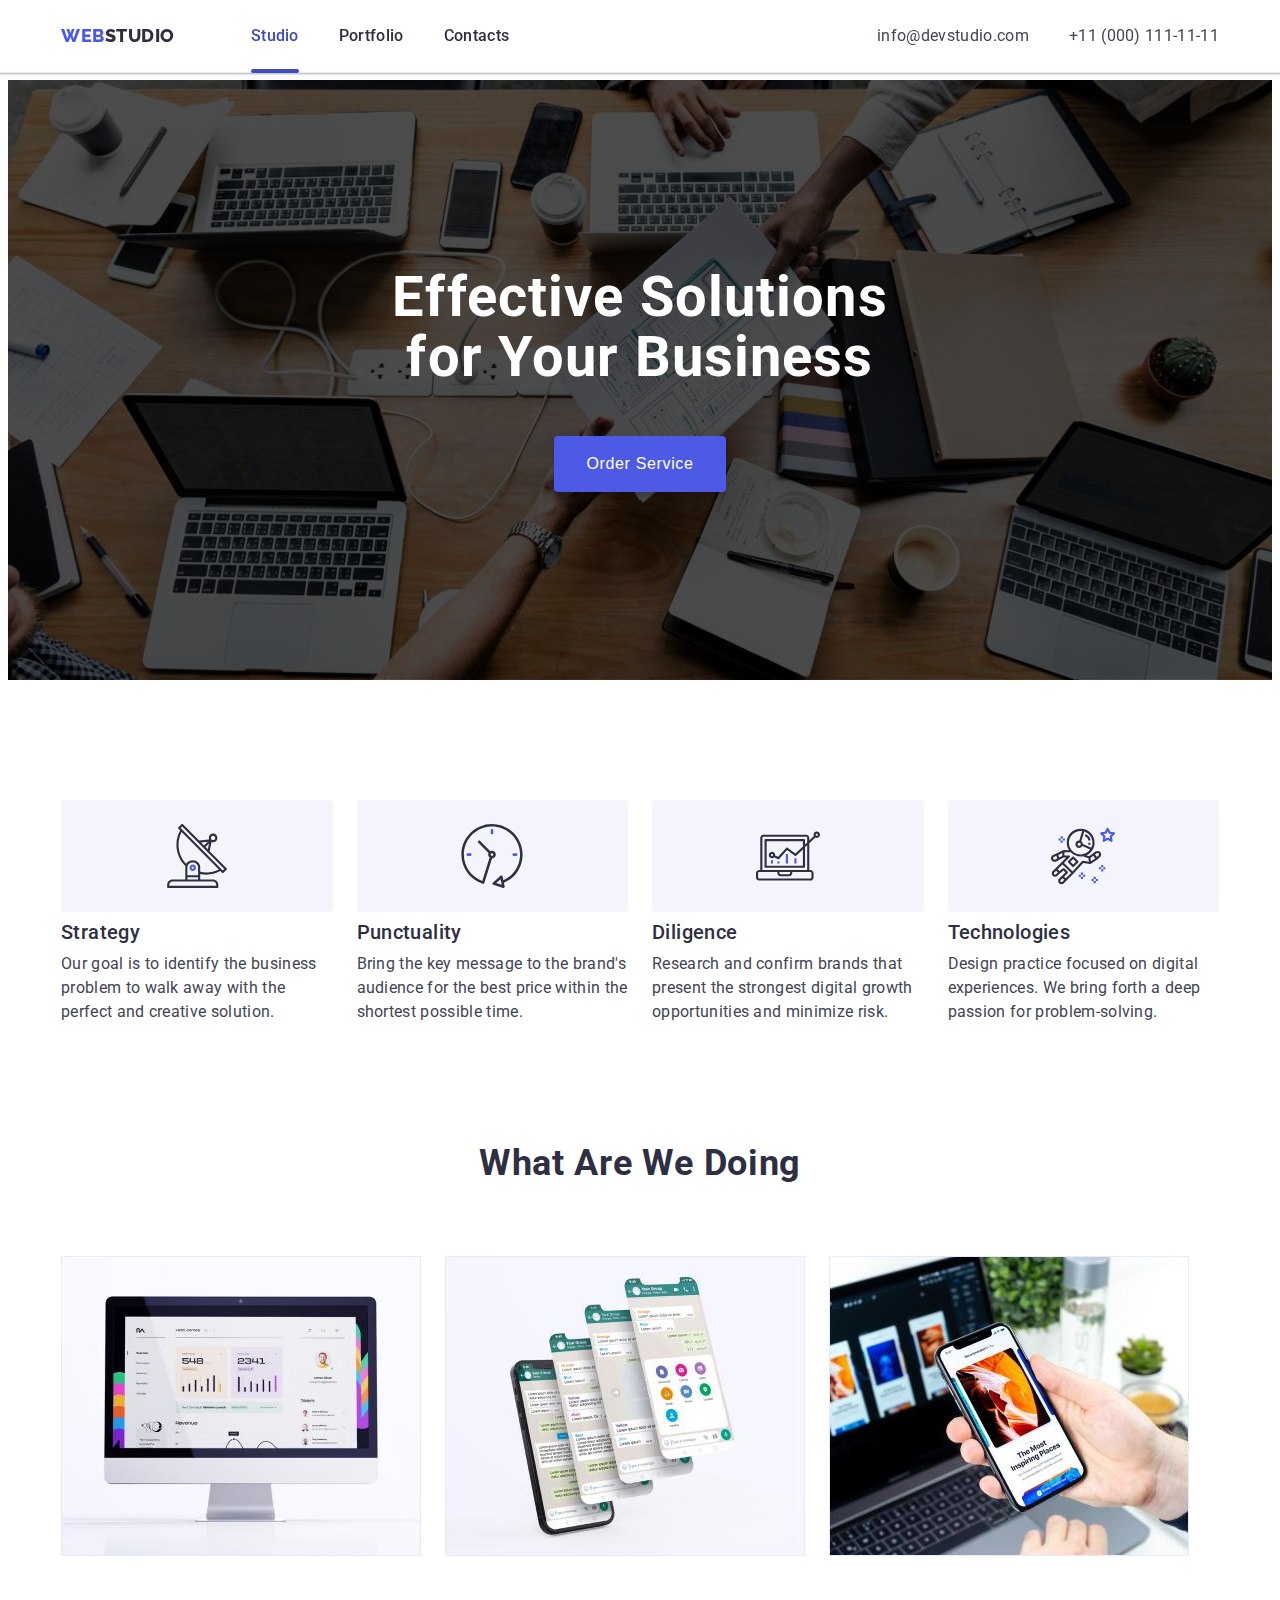
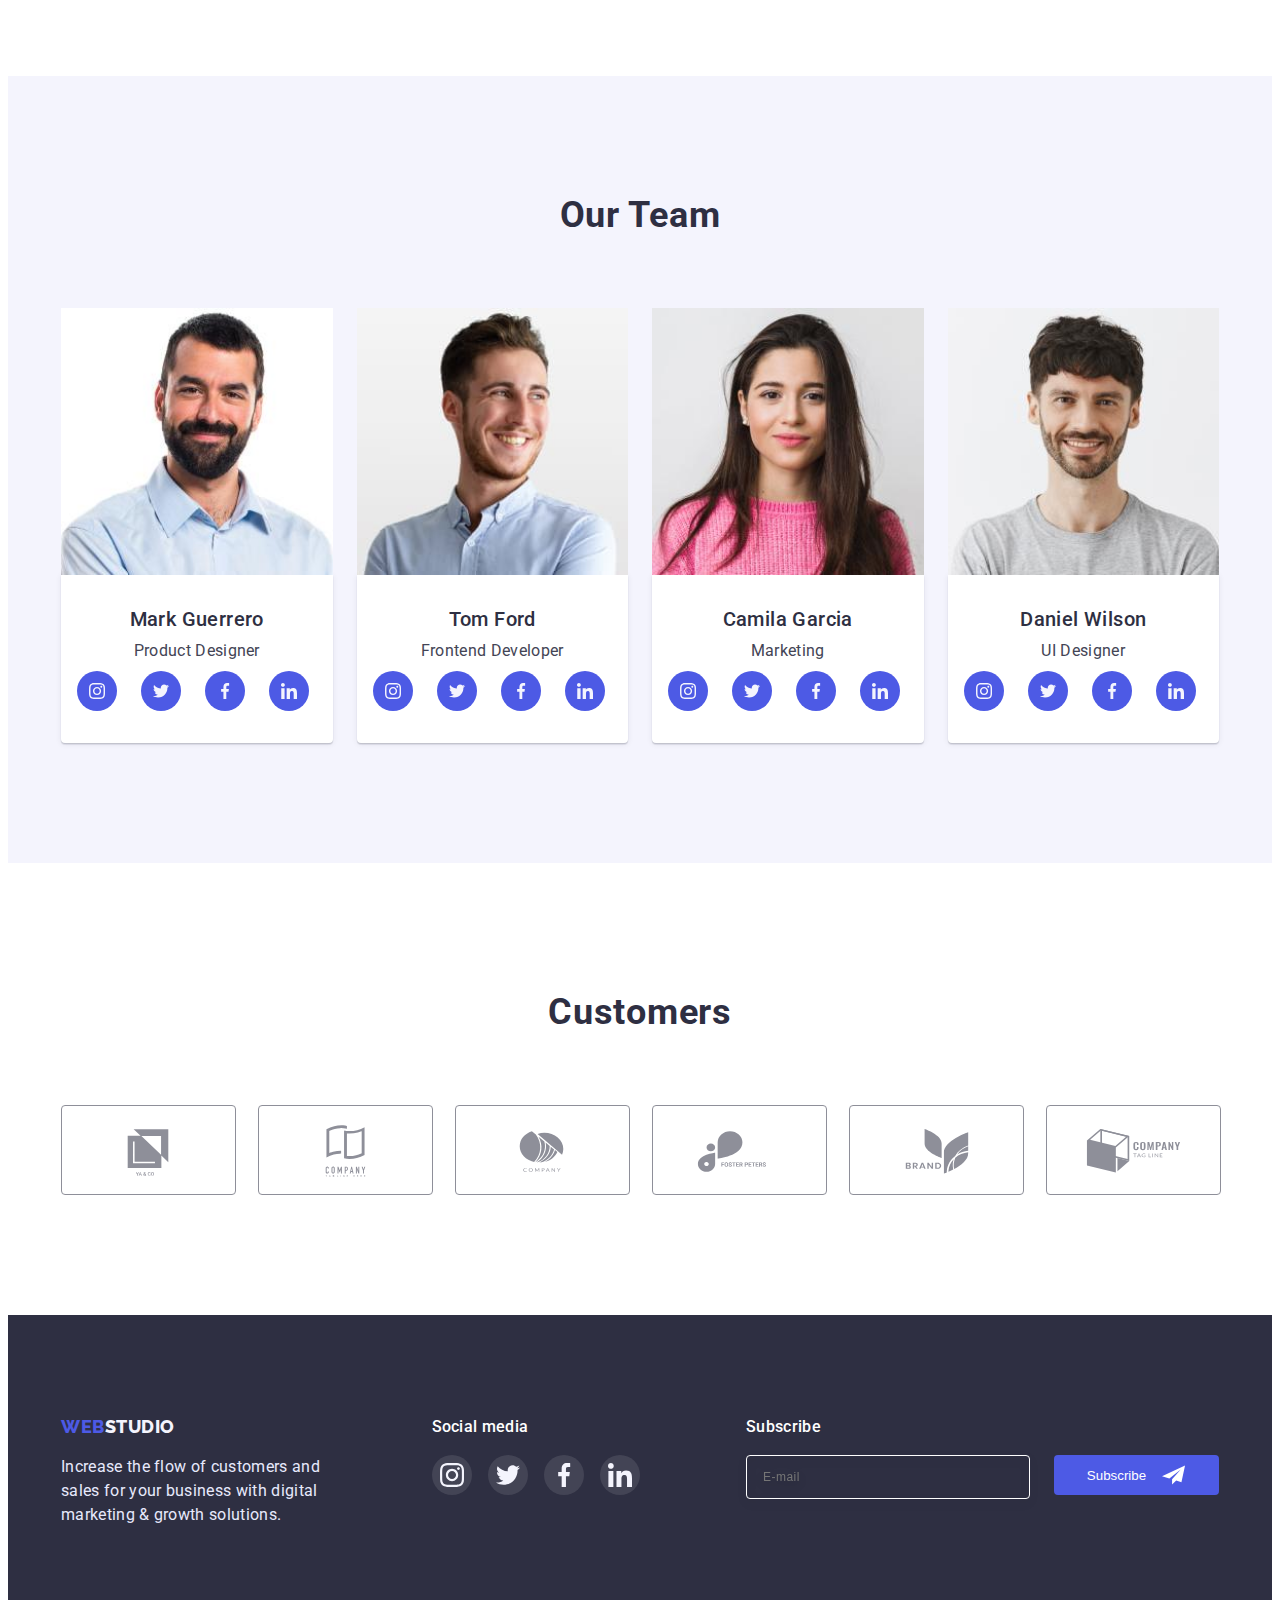
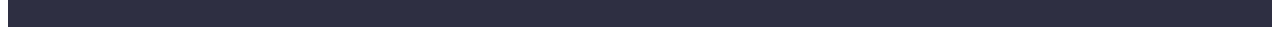
<file: index.html>
<!DOCTYPE html>
<html lang="en">

<head>
    <meta charset="UTF-8" />
    <meta http-equiv="X-UA-Compatible" content="IE=edge" />
    <meta name="viewport" content="width=device-width, initial-scale=1.0" />
    <title>Web Studio</title>
    <link rel="stylesheet" href="https://cdnjs.cloudflare.com/ajax/libs/modern-normalize/1.1.0/modern-normalize.min.css"
        integrity="sha512-wpPYUAdjBVSE4KJnH1VR1HeZfpl1ub8YT/NKx4PuQ5NmX2tKuGu6U/JRp5y+Y8XG2tV+wKQpNHVUX03MfMFn9Q=="
        crossorigin="anonymous" referrerpolicy="no-referrer" />
    <link rel="preconnect" href="https://fonts.googleapis.com">
    <link rel="preconnect" href="https://fonts.gstatic.com" crossorigin>
    <link
        href="https://fonts.googleapis.com/css2?family=Raleway:wght@800&family=Roboto:wght@400;500;700;900&display=swap"
        rel="stylesheet">
    <link rel="stylesheet" href="./css/style.css">
</head>

<body>

    <!-- Header -->

    <header class="header">
        <div class="container header-container">
            <nav class="header-nav">
                <a href="./index.html" class="logo">Web<span class="half">Studio</span></a>
                <ul class="site-nav list">
                    <li><a href="./index.html" class="link current">Studio</a></li>
                    <li><a href="./portfolio.html" class="link">Portfolio</a></li>
                    <li><a href="" class="link">Contacts</a></li>
                </ul>
            </nav>
            <address class="address">
                <ul class="address-list list">
                    <li><a href="mailto:info@devstudio.com" class="address-link link">info@devstudio.com</a></li>
                    <li><a href="tel:+110001111111" class="link tel">+11 (000) 111-11-11</a></li>
                </ul>
            </address>
        </div>
    </header>
    <main>

        <!-- Hero -->

        <section class="hero">
            <div class="container container-hero">
                <h1 class="hero-title">
                    Effective Solutions for Your Business
                </h1>
                <button class="btn" type="button" data-modal-open>Order Service</button>
            </div>
        </section>

        <!-- Capabilities -->

        <section class="section">
            <div class="container">
                <h2 class="visually-hidden">our capabilities</h2>
                <ul class="feature-list list">
                    <li class="feature-item">
                        <div class="feature-box">
                            <svg width="64" height="64">
                                <use href="./images/icons.svg#icon-antenna"></use>
                            </svg>
                        </div>
                        <h3 class=" title">Strategy</h3>
                        <p>
                            Our goal is to identify the business problem to walk away with the
                            perfect and creative solution.
                        </p>
                    </li>
                    <li class="feature-item">
                        <div class="feature-box">
                            <svg width="64" height="64">
                                <use href="./images/icons.svg#icon-clock"></use>
                            </svg>
                        </div>
                        <h3 class="title">Punctuality</h3>
                        <p>
                            Bring the key message to the brand's audience for the best price
                            within the shortest possible time.
                        </p>
                    </li>
                    <li class="feature-item">
                        <div class="feature-box">
                            <svg width="64" height="64">
                                <use href="./images/icons.svg#icon-diagram"></use>
                            </svg>
                        </div>
                        <h3 class="title">Diligence</h3>
                        <p>
                            Research and confirm brands that present the strongest digital
                            growth opportunities and minimize risk.
                        </p>
                    </li>
                    <li class="feature-item">
                        <div class="feature-box">
                            <svg width="64" height="64">
                                <use href="./images/icons.svg#icon-astronaut"></use>
                            </svg>
                        </div>
                        <h3 class="title">Technologies</h3>
                        <p>
                            Design practice focused on digital experiences. We bring forth a
                            deep passion for problem-solving.
                        </p>
                    </li>
                </ul>
            </div>
        </section>

        <!-- Cases -->

        <section class="section section-cases">
            <div class="container">
                <h2 class="section-title">What are we doing</h2>
                <ul class="case list">
                    <li>
                        <img src="./images/monitor.jpg" width="360" height="300" alt="monitor" />
                    </li>
                    <li>
                        <img src="./images/phone.jpg" width="360" height="300" alt="phone" />
                    </li>
                    <li>
                        <img src="./images/apps.jpg" width="360" height="300" alt="apps" />
                    </li>
                </ul>
            </div>
        </section>

        <!-- Team -->

        <section class="section section-team">
            <div class="container">
                <h2 class="section-title">Our Team</h2>
                <ul class="team list">
                    <li class="team-item">
                        <img src="./images/mark.jpg" width="264" alt="Mark Guerrero" />
                        <div class="team-card">
                            <h3 class="title">Mark Guerrero</h3>
                            <p class="text">Product Designer</p>
                            <ul class="team-social list">
                                <li>
                                    <a class="team-box" href="#">
                                        <svg width="16" height="16">
                                            <use href="./images/icons.svg#icon-instagram"></use>
                                        </svg>
                                    </a>
                                </li>
                                <li>
                                    <a class="team-box" href="#">
                                        <svg width="16" height="16">
                                            <use href="./images/icons.svg#icon-twitter"></use>
                                        </svg>
                                    </a>
                                </li>
                                <li>
                                    <a class="team-box" href="#">
                                        <svg width="16" height="16">
                                            <use href="./images/icons.svg#icon-facebook"></use>
                                        </svg>
                                    </a>
                                </li>
                                <li>
                                    <a class="team-box" href="#">
                                        <svg width="16" height="16">
                                            <use href="./images/icons.svg#icon-linkedin"></use>
                                        </svg>
                                    </a>
                                </li>
                            </ul>
                        </div>
                    </li>
                    <li class="team-item">
                        <img src="./images/tom.jpg" width="264" alt="Tom Ford" />
                        <div class="team-card">
                            <h3 class="title">Tom Ford</h3>
                            <p class="text">Frontend Developer</p>
                            <ul class="team-social list">
                                <li>
                                    <a class="team-box" href="#">
                                        <svg width="16" height="16">
                                            <use href="./images/icons.svg#icon-instagram"></use>
                                        </svg>
                                    </a>
                                </li>
                                <li>
                                    <a class="team-box" href="#">
                                        <svg width="16" height="16">
                                            <use href="./images/icons.svg#icon-twitter"></use>
                                        </svg>
                                    </a>
                                </li>
                                <li>
                                    <a class="team-box" href="#">
                                        <svg width="16" height="16">
                                            <use href="./images/icons.svg#icon-facebook"></use>
                                        </svg>
                                    </a>
                                </li>
                                <li>
                                    <a class="team-box" href="#">
                                        <svg width="16" height="16">
                                            <use href="./images/icons.svg#icon-linkedin"></use>
                                        </svg>
                                    </a>
                                </li>
                            </ul>
                        </div>
                    </li>
                    <li class="team-item">
                        <img src="./images/camila.jpg" width="264" alt="Camila Garcia" />
                        <div class="team-card">
                            <h3 class="title">Camila Garcia</h3>
                            <p class="text">Marketing</p>
                            <ul class="team-social list">
                                <li>
                                    <a class="team-box" href="#">
                                        <svg width="16" height="16">
                                            <use href="./images/icons.svg#icon-instagram"></use>
                                        </svg>
                                    </a>
                                </li>
                                <li>
                                    <a class="team-box" href="#">
                                        <svg width="16" height="16">
                                            <use href="./images/icons.svg#icon-twitter"></use>
                                        </svg>
                                    </a>
                                </li>
                                <li>
                                    <a class="team-box" href="#">
                                        <svg width="16" height="16">
                                            <use href="./images/icons.svg#icon-facebook"></use>
                                        </svg>
                                    </a>
                                </li>
                                <li>
                                    <a class="team-box" href="#">
                                        <svg width="16" height="16">
                                            <use href="./images/icons.svg#icon-linkedin"></use>
                                        </svg>
                                    </a>
                                </li>
                            </ul>
                        </div>
                    </li>
                    <li class="team-item">
                        <img src="./images/daniel.jpg" width="264" alt="Daniel Wilson" />
                        <div class="team-card">
                            <h3 class="title">Daniel Wilson</h3>
                            <p class="text">UI Designer</p>
                            <ul class="team-social list">
                                <li>
                                    <a class="team-box" href="#">
                                        <svg width="16" height="16">
                                            <use href="./images/icons.svg#icon-instagram"></use>
                                        </svg>
                                    </a>
                                </li>
                                <li>
                                    <a class="team-box" href="#">
                                        <svg width="16" height="16">
                                            <use href="./images/icons.svg#icon-twitter"></use>
                                        </svg>
                                    </a>
                                </li>
                                <li>
                                    <a class="team-box" href="#">
                                        <svg width="16" height="16">
                                            <use href="./images/icons.svg#icon-facebook"></use>
                                        </svg>
                                    </a>
                                </li>
                                <li>
                                    <a class="team-box" href="#">
                                        <svg width="16" height="16">
                                            <use href="./images/icons.svg#icon-linkedin"></use>
                                        </svg>
                                    </a>
                                </li>
                            </ul>
                        </div>
                    </li>
                </ul>
            </div>
        </section>

        <!-- Customers -->

        <section class="section section-customers">
            <div class="container">
                <h2 class="section-title">Customers</h2>
                <ul class="customer list">
                    <li class="customer-item">
                        <a class="customer-box" href="#">
                            <svg width="104" height="56">
                                <use href="./images/icons.svg#icon-client1"></use>
                            </svg>
                        </a>
                    </li>
                    <li class="customer-item">
                        <a class="customer-box" href="#">
                            <svg width="104" height="56">
                                <use href="./images/icons.svg#icon-client2"></use>
                            </svg>
                        </a>
                    </li>
                    <li class="customer-item">
                        <a class="customer-box" href="#">
                            <svg width="104" height="56">
                                <use href="./images/icons.svg#icon-client3"></use>
                            </svg>
                        </a>
                    </li>
                    <li class="customer-item">
                        <a class="customer-box" href="#">
                            <svg width="104" height="56">
                                <use href="./images/icons.svg#icon-client4"></use>
                            </svg>
                        </a>
                    </li>
                    <li class="customer-item">
                        <a class="customer-box" href="#">
                            <svg width="104" height="56">
                                <use href="./images/icons.svg#icon-client5"></use>
                            </svg>
                        </a>
                    </li>
                    <li class="customer-item">
                        <a class="customer-box" href="#">
                            <svg width="104" height="56">
                                <use href="./images/icons.svg#icon-client6"></use>
                            </svg>
                        </a>
                    </li>
                </ul>
            </div>
        </section>

    </main>

    <!-- Footer -->

    <footer class="footer">
        <div class="container footer-container">
            <div class="foot">
                <a href="./index.html" class="logo foot-link">Web<span class="half">Studio</span></a>
                <p class="foot-text">
                    Increase the flow of customers and sales for your business with digital
                    marketing & growth solutions.
                </p>
            </div>
            <div class="social">
                <p class="foot-social-text">Social media</p>
                <ul class="foot-social list">
                    <li>
                        <a class="foot-box" href="#">
                            <svg width="24" height="24">
                                <use href="./images/icons.svg#icon-instagram"></use>
                            </svg>
                        </a>
                    </li>
                    <li>
                        <a class="foot-box" href="#">
                            <svg width="24" height="24">
                                <use href="./images/icons.svg#icon-twitter"></use>
                            </svg>
                        </a>
                    </li>
                    <li>
                        <a class="foot-box" href="#">
                            <svg width="24" height="24">
                                <use href="./images/icons.svg#icon-facebook"></use>
                            </svg>
                        </a>
                    </li>
                    <li>
                        <a class="foot-box" href="#">
                            <svg width="24" height="24">
                                <use href="./images/icons.svg#icon-linkedin"></use>
                            </svg>
                        </a>
                    </li>
                </ul>
            </div>
            <div>
                <p class="foot-social-text">Subscribe</p>
                <form class="subscribe">
                    <input class="subscribe-form" id="subscribe-name" type="email" name="subscribe-name"
                        placeholder="E-mail">
                    <button class="btn-subscribe" type="submit">Subscribe <svg width="24" height="20">
                            <use href="./images/icons.svg#icon-telegram"></use>
                        </svg></button>
                </form>
            </div>
        </div>
    </footer>

    <!-- Modal -->

    <div class="backdrop is-hidden" data-modal>
        <div class="modal">
            <button class="modal-close" type="button" data-modal-close>
                <svg width="8" height="8">
                    <use href="./images/icons.svg#icon-close"></use>
                </svg>
            </button>
            <p class="modal-title">Leave your contacts and we will call you back</p>
            <form class="former" name="contact-form" autocomplete="off" novalidate>
                <div class="form">
                    <label class="label-form" for="user-name">Name</label>
                    <input class="input-form" id="user-name" type="text" name="user-name">
                    <svg class="modal-icon" width="12" height="12">
                        <use href="./images/icons.svg#icon-name"></use>
                    </svg>
                </div>
                <div class="form">
                    <label class="label-form" for="user-tel">Phone</label>
                    <input class="input-form" id="user-tel" type="tel" name="user-tel">
                    <svg class="modal-icon" width="13" height="13">
                        <use href="./images/icons.svg#icon-phone"></use>
                    </svg>
                </div>
                <div class="form">
                    <label class="label-form" for="user-mail">Email</label>
                    <input class="input-form" id="user-mail" type="email" name="user-mail">
                    <svg class="modal-icon" width="15" height="12">
                        <use href="./images/icons.svg#icon-mail"></use>
                    </svg>
                </div>
                <div class="form form-coment">
                    <label class="label-form" for="user-comment">Comment</label>
                    <textarea class="coment-text" name="user-comment" id="user-comment"
                        placeholder="Text input"></textarea>
                </div>
                <div class="form-checkbox">
                    <input class="checkbox-input" type="checkbox" name="policy" id="policy">
                    <div class="checkbox-icon">
                        <svg width="10" height="8">
                            <use href="./images/icons.svg#icon-tick"></use>
                        </svg>
                    </div>
                    <label for="policy" class="policy-text">I accept the terms and conditions of the <a
                            class="half-policy" href="#">Privacy Policy</a></label>
                </div>
                <button class="modal-btn" type="submit">Send</button>
            </form>
        </div>
    </div>
    <script src="./js/modal.js"></script>
</body>

</html>
</file>
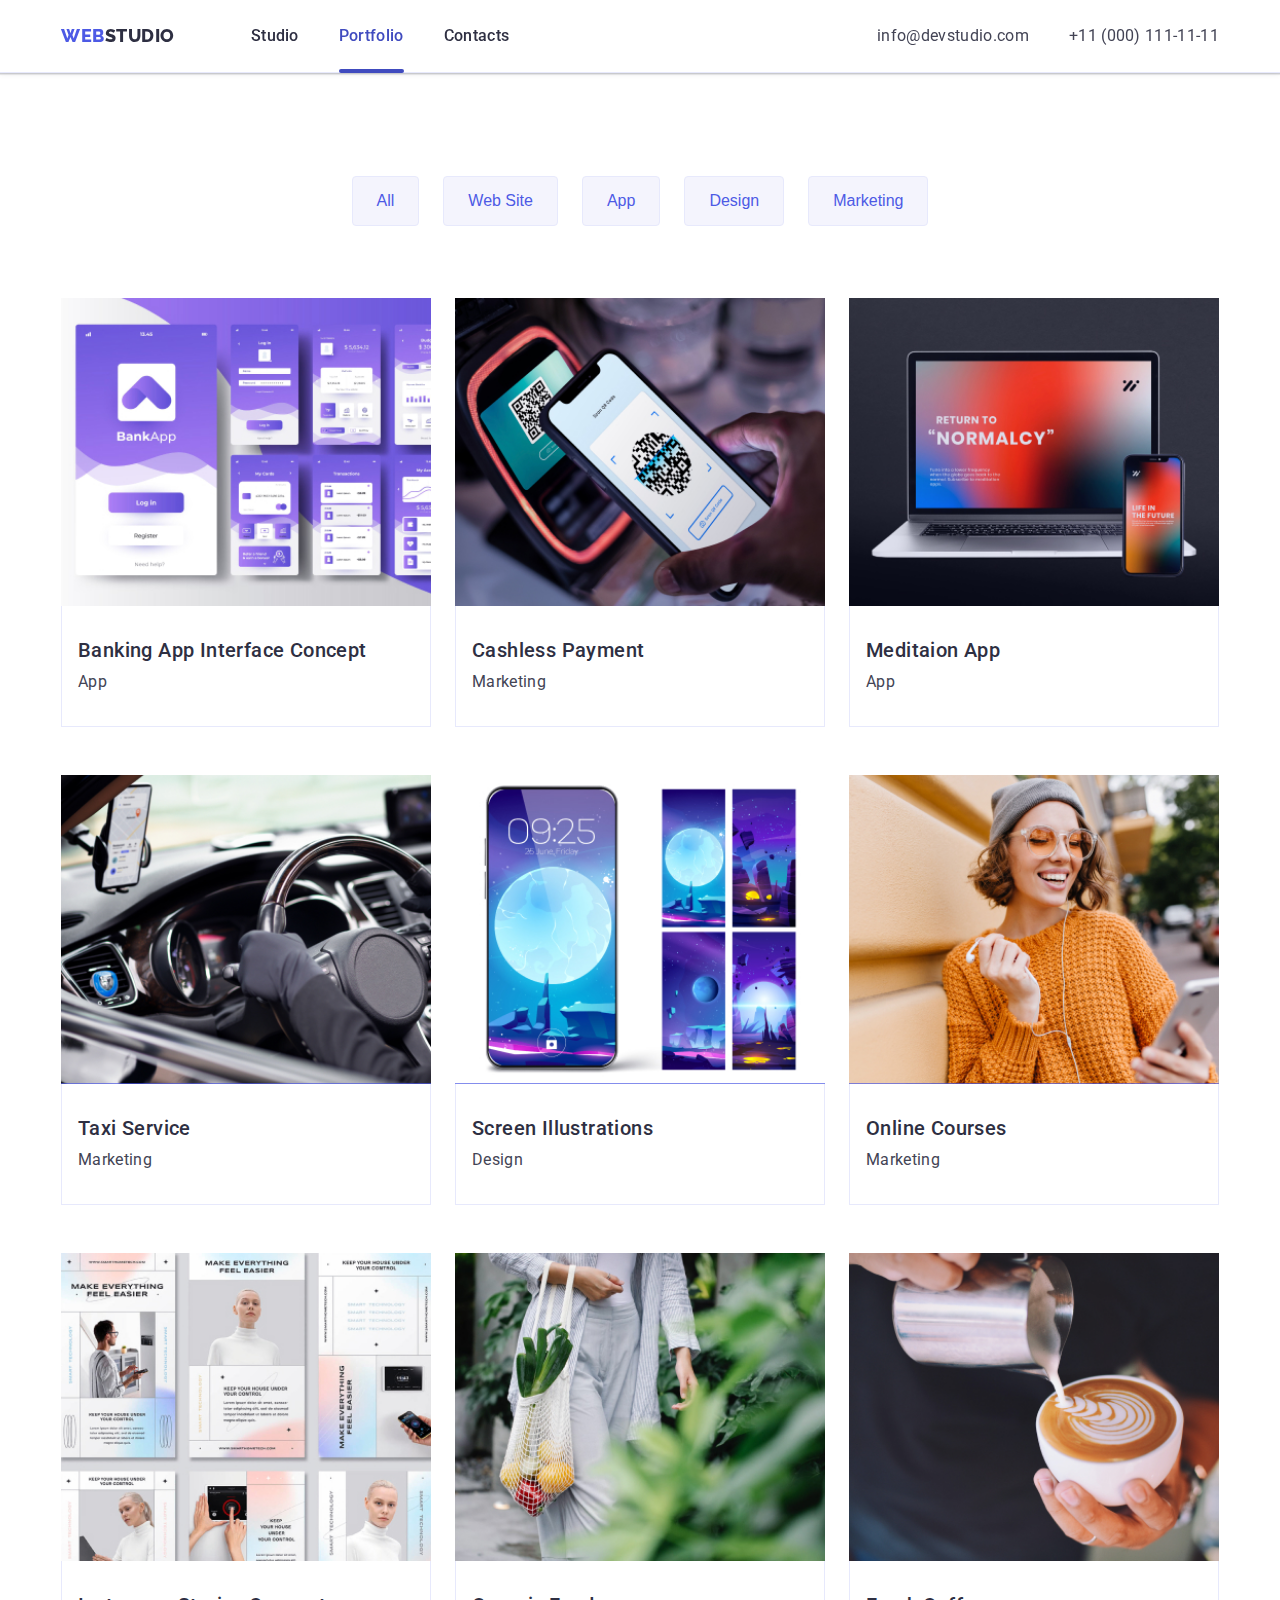
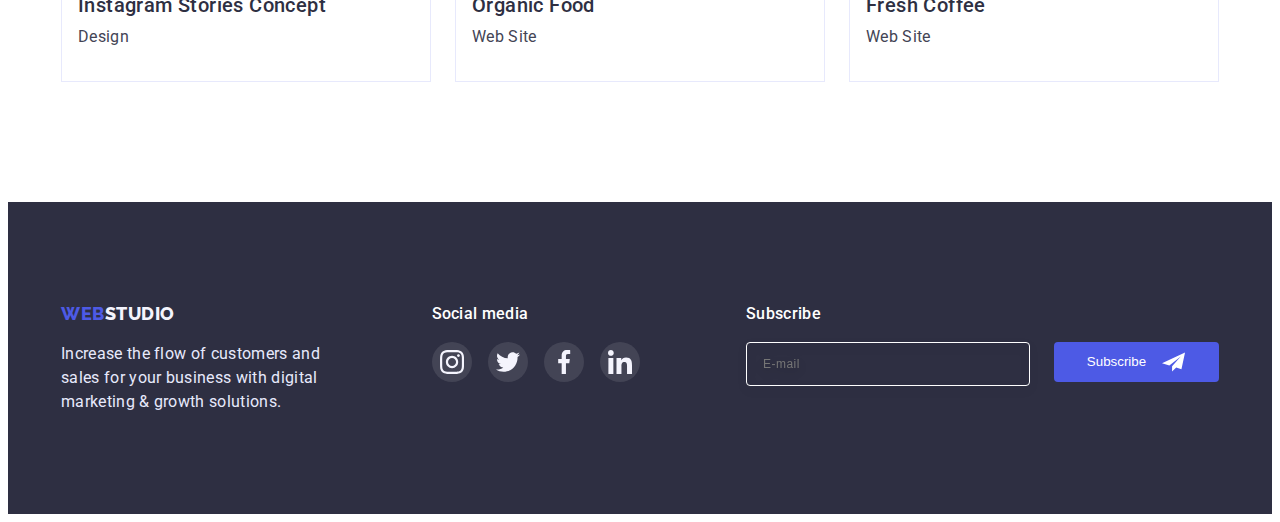
<file: portfolio.html>
<!DOCTYPE html>
<html lang="en">

<head>
    <meta charset="UTF-8">
    <meta http-equiv="X-UA-Compatible" content="IE=edge">
    <meta name="viewport" content="width=device-width, initial-scale=1.0">
    <title>Portfolio</title>
    <link rel="stylesheet" href="https://cdnjs.cloudflare.com/ajax/libs/modern-normalize/1.1.0/modern-normalize.min.css"
        integrity="sha512-wpPYUAdjBVSE4KJnH1VR1HeZfpl1ub8YT/NKx4PuQ5NmX2tKuGu6U/JRp5y+Y8XG2tV+wKQpNHVUX03MfMFn9Q=="
        crossorigin="anonymous" referrerpolicy="no-referrer" />
    <link rel="preconnect" href="https://fonts.googleapis.com">
    <link rel="preconnect" href="https://fonts.gstatic.com" crossorigin>
    <link
        href="https://fonts.googleapis.com/css2?family=Raleway:wght@800&family=Roboto:wght@400;500;700;900&display=swap"
        rel="stylesheet">
    <link rel="stylesheet" href="./css/style.css">
</head>

<body>
    <!-- Header -->

    <header class="header">
        <div class="container header-container">
            <nav class="header-nav">
                <a href="./index.html" class="logo">Web<span class="half">Studio</span></a>
                <ul class="site-nav list">
                    <li><a href="./index.html" class="link">Studio</a></li>
                    <li><a href="./portfolio.html" class="link current">Portfolio</a></li>
                    <li><a href="" class="link">Contacts</a></li>
                </ul>
            </nav>
            <address class="address">
                <ul class="address-list list">
                    <li><a href="mailto:info@devstudio.com" class="address-link link">info@devstudio.com</a></li>
                    <li><a href="tel:+110001111111" class="link tel">+11 (000) 111-11-11</a></li>
                </ul>
            </address>
        </div>
    </header>
    <main>
        <section class="section section-portfolio">
            <div class="container">
                <h1 class="visually-hidden">Work examples</h1>
                <!-- Filter -->
                <ul class="filter list">
                    <li><button type="button">All</button></li>
                    <li><button type="button">Web Site</button></li>
                    <li><button type="button">App</button></li>
                    <li><button type="button">Design</button></li>
                    <li><button type="button">Marketing</button></li>
                </ul>

                <!-- Examples works -->

                <ul class="works-list list">
                    <li class="work-item">
                        <a class="work-link" href="#">
                            <div class="work-image">
                                <img src="./images/banking.jpg" width="360" alt="banking" />
                                <div class="work-description">
                                    <p class="description">14 Stylish and User-Friendly App Design Concepts · Task
                                        Manager App · Calorie
                                        Tracker
                                        App · Exotic Fruit Ecommerce App ·
                                        Cloud Storage App</p>
                                </div>
                            </div>
                            <div class="work-card">
                                <h2 class="title">Banking App Interface Concept</h2>
                                <p class="work-text">App</p>
                            </div>
                        </a>
                    </li>
                    <li class="work-item">
                        <a class="work-link" href="#">
                            <div class="work-image">
                                <img src="./images/cashless.jpg" width="360" alt="cashless" />
                                <div class="work-description">
                                    <p class="description">14 Stylish and User-Friendly App Design Concepts · Task
                                        Manager App · Calorie
                                        Tracker
                                        App · Exotic Fruit Ecommerce App ·
                                        Cloud Storage App</p>
                                </div>
                            </div>
                            <div class="work-card">
                                <h2 class="title">Cashless Payment</h2>
                                <p class="work-text">Marketing</p>
                            </div>
                        </a>
                    </li>
                    <li class="work-item">
                        <a class="work-link" href="#">
                            <div class="work-image">
                                <img src="./images/meditaion.jpg" width="360" alt="meditaion" />
                                <div class="work-description">
                                    <p class="description">14 Stylish and User-Friendly App Design Concepts · Task
                                        Manager App · Calorie
                                        Tracker
                                        App · Exotic Fruit Ecommerce App ·
                                        Cloud Storage App</p>
                                </div>
                            </div>
                            <div class="work-card">
                                <h2 class="title">Meditaion App</h2>
                                <p class="work-text">App</p>
                            </div>
                        </a>
                    </li>
                    <li class="work-item">
                        <a class="work-link" href="#">
                            <div class="work-image">
                                <img src="./images/taxi.jpg" width="360" alt="taxi" />
                                <div class="work-description">
                                    <p class="description">14 Stylish and User-Friendly App Design Concepts · Task
                                        Manager App · Calorie
                                        Tracker
                                        App · Exotic Fruit Ecommerce App ·
                                        Cloud Storage App</p>
                                </div>
                            </div>
                            <div class="work-card">
                                <h2 class="title">Taxi Service</h2>
                                <p class="work-text">Marketing</p>
                            </div>
                        </a>
                    </li>
                    <li class="work-item">
                        <a class="work-link" href="#">
                            <div class="work-image">
                                <img src="./images/screen.jpg" width="360" alt="screen" />
                                <div class="work-description">
                                    <p class="description">14 Stylish and User-Friendly App Design Concepts · Task
                                        Manager App · Calorie
                                        Tracker
                                        App · Exotic Fruit Ecommerce App ·
                                        Cloud Storage App</p>
                                </div>
                            </div>
                            <div class="work-card">
                                <h2 class="title">Screen Illustrations</h2>
                                <p class="work-text">Design</p>
                            </div>
                        </a>
                    </li>
                    <li class="work-item">
                        <a class="work-link" href="#">
                            <div class="work-image">
                                <img src="./images/online.jpg" width="360" alt="online" />
                                <div class="work-description">
                                    <p class="description">14 Stylish and User-Friendly App Design Concepts · Task
                                        Manager App · Calorie
                                        Tracker
                                        App · Exotic Fruit Ecommerce App ·
                                        Cloud Storage App</p>
                                </div>
                            </div>
                            <div class="work-card">
                                <h2 class="title">Online Courses</h2>
                                <p class="work-text">Marketing</p>
                            </div>
                        </a>
                    </li>
                    <li class="work-item">
                        <a class="work-link" href="#">
                            <div class="work-image">
                                <img src="./images/instagram.jpg" width="360" alt="instagram" />
                                <div class="work-description">
                                    <p class="description">14 Stylish and User-Friendly App Design Concepts · Task
                                        Manager App · Calorie
                                        Tracker
                                        App · Exotic Fruit Ecommerce App ·
                                        Cloud Storage App</p>
                                </div>
                            </div>
                            <div class="work-card">
                                <h2 class="title">Instagram Stories Concept</h2>
                                <p class="work-text">Design</p>
                            </div>
                        </a>
                    </li>
                    <li class="work-item">
                        <a class="work-link" href="#">
                            <div class="work-image">
                                <img src="./images/food.jpg" width="360" alt="food" />
                                <div class="work-description">
                                    <p class="description">14 Stylish and User-Friendly App Design Concepts · Task
                                        Manager App · Calorie
                                        Tracker
                                        App · Exotic Fruit Ecommerce App ·
                                        Cloud Storage App</p>
                                </div>
                            </div>
                            <div class="work-card">
                                <h2 class="title">Organic Food</h2>
                                <p class="work-text">Web Site</p>
                            </div>
                        </a>
                    </li>
                    <li class="work-item">
                        <a class="work-link" href="#">
                            <div class="work-image">
                                <img src="./images/coffee.jpg" width="360" alt="coffee" />
                                <div class="work-description">
                                    <p class="description">14 Stylish and User-Friendly App Design Concepts · Task
                                        Manager App · Calorie
                                        Tracker
                                        App · Exotic Fruit Ecommerce App ·
                                        Cloud Storage App</p>
                                </div>
                            </div>
                            <div class="work-card">
                                <h2 class="title">Fresh Coffee</h2>
                                <p class="work-text">Web Site</p>
                            </div>
                        </a>
                    </li>
                </ul>
            </div>
        </section>
    </main>
    <!-- Footer -->

    <footer class="footer">
        <div class="container footer-container">
            <div class="foot">
                <a href="./index.html" class="logo foot-link">Web<span class="half">Studio</span></a>
                <p class="foot-text">
                    Increase the flow of customers and sales for your business with digital
                    marketing & growth solutions.
                </p>
            </div>
            <div class="social">
                <p class="foot-social-text">Social media</p>
                <ul class="foot-social list">
                    <li>
                        <a class="foot-box" href="#">
                            <svg width="24" height="24">
                                <use href="./images/icons.svg#icon-instagram"></use>
                            </svg>
                        </a>
                    </li>
                    <li>
                        <a class="foot-box" href="#">
                            <svg width="24" height="24">
                                <use href="./images/icons.svg#icon-twitter"></use>
                            </svg>
                        </a>
                    </li>
                    <li>
                        <a class="foot-box" href="#">
                            <svg width="24" height="24">
                                <use href="./images/icons.svg#icon-facebook"></use>
                            </svg>
                        </a>
                    </li>
                    <li>
                        <a class="foot-box" href="#">
                            <svg width="24" height="24">
                                <use href="./images/icons.svg#icon-linkedin"></use>
                            </svg>
                        </a>
                    </li>
                </ul>
            </div>
            <div>
                <p class="foot-social-text">Subscribe</p>
                <form class="subscribe">
                    <input class="subscribe-form" id="subscribe-name" type="email" name="subscribe-name"
                        placeholder="E-mail">
                    <button class="btn-subscribe" type="submit">Subscribe <svg width="24" height="20">
                            <use href="./images/icons.svg#icon-telegram"></use>
                        </svg></button>
                </form>
            </div>
        </div>
    </footer>

</body>

</html>
</file>
<file: css/style.css>
:root {
  --primery-text-color: #434455;
  --title-text-color: #2e2f42;
  --accent-color: #404bbf;
  --main-color: #ffffff;
  --logo-first-color: #4d5ae5;
  --team-color: #F4F4FD;
  --border-color: #e7e9fc;
  --no-image: rgba(46, 47, 66, 0.702);
  --icon-space: #8E8F99;
}

body {
  padding-top: 72px;
  font-family: "Roboto", sans-serif;
  font-size: 16px;
  line-height: 1.5;
  letter-spacing: 0.02em;
  color: var(--primery-text-color);
  background-color: var(--main-color);
}

p,
h1,
h2,
h3,
h4,
h5,
h6 {
  margin: 0;
}

ul {
  margin: 0;
  padding: 0;
}

img {
  display: block;
  min-width: 100%;
  height: auto;
}

.list {
  list-style: none;
}

.container {
  max-width: 1158px;
  margin: 0 auto;
  padding: 0 15px;
}

/* Header */

.header {
  position: fixed;
  width: 100%;
  top: 0;
  left: 0;
  z-index: 1;
  background-color: var(--main-color);
  border-bottom: 1px solid var(--border-color);
  box-shadow: 0px 2px 1px rgba(46, 47, 66, 0.08), 0px 1px 1px rgba(46, 47, 66, 0.16), 0px 1px 6px rgba(46, 47, 66, 0.08);
}

.header-container {
  display: flex;
  align-items: center;
}

.header-nav {
  display: flex;
  align-items: center;
  margin-right: auto;
  gap: 76px;
}

.address-list {
  display: flex;
  align-items: center;
  gap: 40px;
}

.site-nav {
  display: flex;
  gap: 40px;
}

/* Nav */

.logo {
  font-family: "Raleway";
  font-weight: 800;
  font-size: 18px;
  line-height: 1.33;
  letter-spacing: 0.03em;
  text-decoration: none;
  text-transform: uppercase;
  color: var(--logo-first-color);
}

.logo>.half {
  color: var(--title-text-color);
}

.site-nav a {
  font-weight: 500;
  color: var(--title-text-color);
  transition: color 250ms cubic-bezier(0.4, 0, 0.2, 0.1);
}

.link {
  display: block;
  padding: 24px 0;
  text-decoration: none;
}

.tel {
  padding-right: 0;
}

.site-nav .link:hover,
.site-nav .link:focus {
  color: var(--accent-color);
}

.site-nav .link.current {
  position: relative;
  color: var(--accent-color);
}

.current::after {
  position: absolute;
  display: block;
  content: "";
  width: 100%;
  height: 4px;
  background-color: currentColor;
  border-radius: 2px;
  bottom: -1px;
}

.address-list a {
  font-style: normal;
  color: var(--primery-text-color);
  text-decoration: none;
  transition: color 250ms cubic-bezier(0.4, 0, 0.2, 0.1);
}

.address-list .address-link:hover,
.address-list .address-link:focus {
  color: var(--accent-color);
}

/* Hero */

.hero {
  max-width: 1440px;
  padding-top: 188px;
  padding-bottom: 188px;
  background-color: var(--no-image);
  background-image: linear-gradient(rgba(0, 0, 0, 0.7), rgba(0, 0, 0, 0.7)), url("../images/people-office.jpg");
  background-repeat: no-repeat;
  background-position: center;
  background-size: cover;
  text-align: center;
  margin: 0 auto;
}

.container-hero {
  display: flex;
  flex-direction: column;
  align-items: center;
}

.hero-title {
  margin-left: auto;
  margin-right: auto;
  margin-bottom: 48px;
  max-width: 526px;
  font-size: 56px;
  line-height: 1.07;
  text-align: center;
  letter-spacing: 0.02em;
  color: var(--main-color);
}

.btn {
  display: inline-block;
  padding: 16px 32px;
  background-color: var(--logo-first-color);
  border-radius: 4px;
  box-shadow: 0px 4px 4px rgba(0, 0, 0, 0.15);
  border: none;
  font-weight: 500;
  font-size: 16px;
  line-height: 1.5;
  letter-spacing: 0.04em;
  cursor: pointer;
  color: var(--main-color);
  transition: background-color 250ms cubic-bezier(0.4, 0, 0.2, 0.1);
}

.btn:active {
  background-color: var(--accent-color);
  ;
}

.section-title {
  margin-bottom: 72px;
  font-size: 36px;
  line-height: 1.11;
  text-align: center;
  letter-spacing: 0.02em;
  text-transform: capitalize;
  color: var(--title-text-color);
}

/* Sections */

.section {
  padding: 120px 0;
}

/* Featur */

.visually-hidden {
  position: fixed;
  transform: scale(0);
}

.footer-container {
  display: flex;
  justify-content: space-between;
}

.feature-list {
  display: flex;
  gap: 24px;
}

.feature-box {
  display: flex;
  align-items: center;
  justify-content: center;
  height: 112px;
  background-color: var(--team-color);
  border-radius: 4px;
  margin-bottom: 8px;
}

.feature-item {
  flex-basis: calc((100% - 72px) / 4);
}

.feature-list .title {
  font-weight: 500;
  font-size: 20px;
  line-height: 1.2;
  letter-spacing: 0.02em;
  margin-bottom: 8px;
  color: var(--title-text-color);
}

.foot-social-text {
  font-weight: 500;
  color: var(--main-color);
  margin-bottom: 16px;
}

/* Case */

.section-cases {
  padding-top: 0;
}

.case {
  display: flex;
  gap: 24px;
}

/* Team */

.section-team {
  background: var(--team-color);
}

.team {
  display: flex;
  gap: 24px;
  flex-wrap: wrap;
}



.team-item {
  flex-basis: calc((100% - 72px) / 4);
  text-align: center;
}

.team-card {
  padding: 32px 16px;
  box-shadow: 0px 1px 6px rgba(46, 47, 66, 0.08), 0px 1px 1px rgba(46, 47, 66, 0.16), 0px 2px 1px rgba(46, 47, 66, 0.08);
  border-radius: 0px 0px 4px 4px;
  background-color: var(--main-color);
}

.team .title {
  font-weight: 500;
  font-size: 20px;
  line-height: 1.2;
  letter-spacing: 0.02em;
  margin-bottom: 8px;
  color: var(--title-text-color);
}

.team .text {
  margin-bottom: 8px;
}

.team-social {
  display: flex;
  gap: 24px;
}

.team-box {
  display: flex;
  align-items: center;
  justify-content: center;
  width: 40px;
  height: 40px;
  background-color: var(--logo-first-color);
  border-radius: 50%;
  fill: var(--team-color);
  transition: background-color 250ms cubic-bezier(0.4, 0, 0.2, 0.1);
}

.team-box:hover,
.team-box:focus {
  background-color: var(--accent-color);
}



/* Customers */

.section-customers {
  padding-top: 130px;
}

.customer {
  display: flex;
  gap: 24px;
  flex-wrap: wrap;
}

.customer-item {
  flex-basis: calc((100% - 120px) / 6);
}

.customer-box {
  display: flex;
  align-items: center;
  justify-content: center;
  width: 100%;
  height: 88px;
  border: 1px solid var(--icon-space);
  border-radius: 4px;
  fill: var(--icon-space);
  transition: border 250ms cubic-bezier(0.4, 0, 0.2, 0.1), fill 250ms cubic-bezier(0.4, 0, 0.2, 0.1);
}

.customer-box:hover,
.customer-box:focus {
  border: 1px solid var(--accent-color);
  fill: var(--accent-color);
}

/* Footer */

.footer {
  padding: 100px 0;
  background-color: var(--title-text-color);
}

.foot-social {
  display: flex;
  gap: 16px;
}

.footer .half {
  color: var(--team-color);
}

.foot-text {
  color: var(--border-color);
  margin: 0;
}

.foot {
  width: 264px;
}

.foot-link {
  display: block;
  margin-bottom: 16px;
}

.foot-box {
  display: flex;
  align-items: center;
  justify-content: center;
  width: 40px;
  height: 40px;
  background-color: rgba(255, 255, 255, 0.1);
  border-radius: 50%;
  fill: var(--team-color);
  transition: background-color 250ms cubic-bezier(0.4, 0, 0.2, 0.1);
}

.foot-box:hover,
.foot-box:focus {
  background-color: #31D0AA;
}

.subscribe {
  display: flex;
  gap: 24px;
}

.subscribe-label {
  color: var(--main-color);
  position: absolute;
  top: 8px;
  left: 16px;
}

.btn-subscribe {
  border: none;
  display: flex;
  flex-direction: row;
  justify-content: center;
  align-items: center;
  width: 165px;
  height: 40px;
  padding: 8px 24px;
  gap: 16px;
  color: var(--main-color);
  fill: var(--main-color);
  background-color: var(--logo-first-color);
  border-radius: 4px;
  cursor: pointer;
  transition: background-color 250ms cubic-bezier(0.4, 0, 0.2, 0.1);
}

.btn-subscribe:active {
  background-color: var(--accent-color);
}

.subscribe-form {
  outline: none;
  width: 264px;
  height: 40px;
  padding-left: 16px;
  font-size: 12px;
  line-height: 2.0;
  letter-spacing: 0.04em;
  color: var(--main-color);
  border: 1px solid var(--main-color);
  filter: drop-shadow(0px 4px 4px rgba(0, 0, 0, 0.15));
  border-radius: 4px;
  background-color: transparent;
}

/* Portfolio */

.section-portfolio {
  padding-top: 96px;
}

/* Filter */

.filter {
  display: flex;
  justify-content: center;
  gap: 24px;
  margin-bottom: 72px;
}

.filter button {
  display: inline-block;
  padding: 12px 24px;
  font-weight: 500;
  font-size: 16px;
  line-height: 1.5;
  cursor: pointer;
  color: var(--logo-first-color);
  background-color: var(--team-color);
  border: 1px solid var(--border-color);
  border-radius: 4px;
  box-shadow: none;
  transition: color 250ms cubic-bezier(0.4, 0, 0.2, 0.1), background-color 250ms cubic-bezier(0.4, 0, 0.2, 0.1), box-shadow 250ms cubic-bezier(0.4, 0, 0.2, 0.1);
}

.filter button:hover,
.filter button:focus {
  color: var(--main-color);
  background-color: var(--accent-color);
  box-shadow: 0px 3px 1px rgba(0, 0, 0, 0.1), 0px 2px 1px rgba(0, 0, 0, 0.08), 0px 2px 2px rgba(0, 0, 0, 0.12);
}

/* Examples */

.works-list {
  display: flex;
  gap: 48px 24px;
  flex-wrap: wrap;
}

.work-card {
  padding: 32px 16px;
  background-color: var(--main-color);
  border-bottom: 1px solid var(--border-color);
  border-left: 1px solid var(--border-color);
  border-right: 1px solid var(--border-color);
}

.work-item {
  flex-basis: calc((100% - 48px) / 3);
}

.work-link {
  display: block;
  text-decoration: none;
  box-shadow: none;
  transition: box-shadow 250ms cubic-bezier(0.4, 0, 0.2, 0.1);
}

.work-link:hover,
.work-link:focus {
  box-shadow: 0px 1px 6px rgba(46, 47, 66, 0.08), 0px 1px 1px rgba(46, 47, 66, 0.16), 0px 2px 1px rgba(46, 47, 66, 0.08);
}

.work-image {
  position: relative;
  overflow: hidden;
}

.work-description {
  position: absolute;
  top: 0;
  left: 0;
  width: 100%;
  height: 100%;
  color: var(--team-color);
  background-color: var(--logo-first-color);
  transform: translateY(100%);
  transition: transform 250ms cubic-bezier(0.4, 0, 0.2, 0.1);
}

.work-link:hover .work-description,
.work-link:focus .work-description {
  transform: translateY(0);
}

.description {
  padding: 40px 32px;
}

.works-list .title {
  font-weight: 500;
  font-size: 20px;
  line-height: 1.2;
  letter-spacing: 0.02em;
  color: var(--title-text-color);
  margin-bottom: 8px;
}

.work-text {
  color: var(--primery-text-color);
}

/* Modal */

.backdrop {
  position: fixed;
  top: 0;
  left: 0;
  display: flex;
  align-items: center;
  justify-content: center;
  padding-top: 88px;
  padding-bottom: 12px;
  width: 100%;
  height: 100%;
  z-index: 1;
  background-color: rgba(46, 47, 66, 0.4);
  transition: opacity 250ms cubic-bezier(0.4, 0, 0.2, 0.1), visibility 250ms cubic-bezier(0.4, 0, 0.2, 0.1);
}

.backdrop.is-hidden {
  opacity: 0;
  visibility: hidden;
  pointer-events: none;
}

.modal {
  position: relative;
  overflow: auto;
  width: 100%;
  height: 100%;
  max-width: 408px;
  max-height: 584px;
  padding: 72px 24px 24px;
  background-color: #FCFCFC;
  box-shadow: 0px 1px 1px rgba(0, 0, 0, 0.14), 0px 1px 3px rgba(0, 0, 0, 0.12), 0px 2px 1px rgba(0, 0, 0, 0.2);
  border-radius: 4px;
  transition: transform 250ms cubic-bezier(0.4, 0, 0.2, 0.1);
}

.backdrop.is-hidden .modal {
  transform: scale(0);
}

.modal-close {
  position: absolute;
  top: 24px;
  right: 24px;
  width: 24px;
  height: 24px;
  display: flex;
  align-items: center;
  justify-content: center;
  cursor: pointer;
  fill: #000000;
  border-radius: 50%;
  background-color: var(--border-color);
  border: 1px solid rgba(0, 0, 0, 0.1);
  transition: background-color 250ms cubic-bezier(0.4, 0, 0.2, 0.1), fill 250ms cubic-bezier(0.4, 0, 0.2, 0.1);
}

.modal-close:hover,
.modal-close:focus {
  background-color: #404BBF;
  fill: #FFFFFF;
}

.modal-title {
  font-weight: 500;
  text-align: center;
  margin-bottom: 16px;
  color: var(--title-text-color);
}

.former {
  display: flex;
  flex-direction: column;
}

.form {
  display: flex;
  flex-direction: column;
  margin-bottom: 8px;
  position: relative;
}

.label-form {
  font-size: 12px;
  line-height: 1.17;
  letter-spacing: 0.04em;
  color: #8E8F99;
  margin-bottom: 4px;
}

.input-form {
  outline: none;
  width: 100%;
  height: 40px;
  padding-left: 38px;
  border: 1px solid rgba(33, 33, 33, 0.2);
  border-radius: 4px;
  transition: border 250ms cubic-bezier(0.4, 0, 0.2, 0.1);
}

.input-form:focus {
  border: 1px solid var(--logo-first-color);
}

.modal-icon {
  position: absolute;
  bottom: 14px;
  left: 19px;
  fill: #2E2F42;
  transition: fill 250ms cubic-bezier(0.4, 0, 0.2, 0.1);
}

.input-form:focus+.modal-icon {
  fill: var(--logo-first-color);
}

.form-coment {
  margin-bottom: 16px;
}

.coment-text {
  outline: none;
  width: 100%;
  height: 120px;
  padding: 8px 16px;
  resize: none;
  font-size: 12px;
  line-height: 1.17;
  letter-spacing: 0.04em;
  color: rgba(117, 117, 117, 0.5);
  border: 1px solid rgba(33, 33, 33, 0.2);
  border-radius: 4px;
  transition: border 250ms cubic-bezier(0.4, 0, 0.2, 0.1);
}

.coment-text:focus {
  border: 1px solid var(--logo-first-color);
}

.form-checkbox {
  display: flex;
  align-items: center;
  margin-bottom: 24px;
}

.checkbox-icon {
  position: absolute;
  width: 16px;
  height: 16px;
  border: 1.25px solid #2E2F42;
  border-radius: 2px;
  display: flex;
  align-items: center;
  justify-content: center;
  fill: transparent;
  transition: border 250ms cubic-bezier(0.4, 0, 0.2, 0.1), background-color 250ms cubic-bezier(0.4, 0, 0.2, 0.1), fill 250ms cubic-bezier(0.4, 0, 0.2, 0.1),

}

.checkbox-input {
  appearance: none;
}

.checkbox-input:checked+.checkbox-icon {
  background-color: #404BBF;
  border: 1.25px solid #404BBF;
  fill: var(--team-color);
}

.policy-text {
  position: relative;
  padding-left: 24px;
  font-size: 12px;
  line-height: 1.17;
  letter-spacing: 0.04em;
  color: #757575;
}

.policy-text>.half-policy {
  color: var(--logo-first-color);
  text-decoration: underline;
}

.modal-btn {
  padding: 16px 32px;
  margin: 0 auto;
  font-weight: 500;
  font-size: 16px;
  line-height: 1.5;
  letter-spacing: 0.04em;
  color: var(--main-color);
  width: 169px;
  height: 56px;
  cursor: pointer;
  background-color: var(--logo-first-color);
  border: none;
  box-shadow: 0px 4px 4px rgba(0, 0, 0, 0.15);
  border-radius: 4px;
  transition: background-color 250ms cubic-bezier(0.4, 0, 0.2, 0.1);
}

.modal-btn:active {
  background-color: var(--accent-color);
}
</file>
